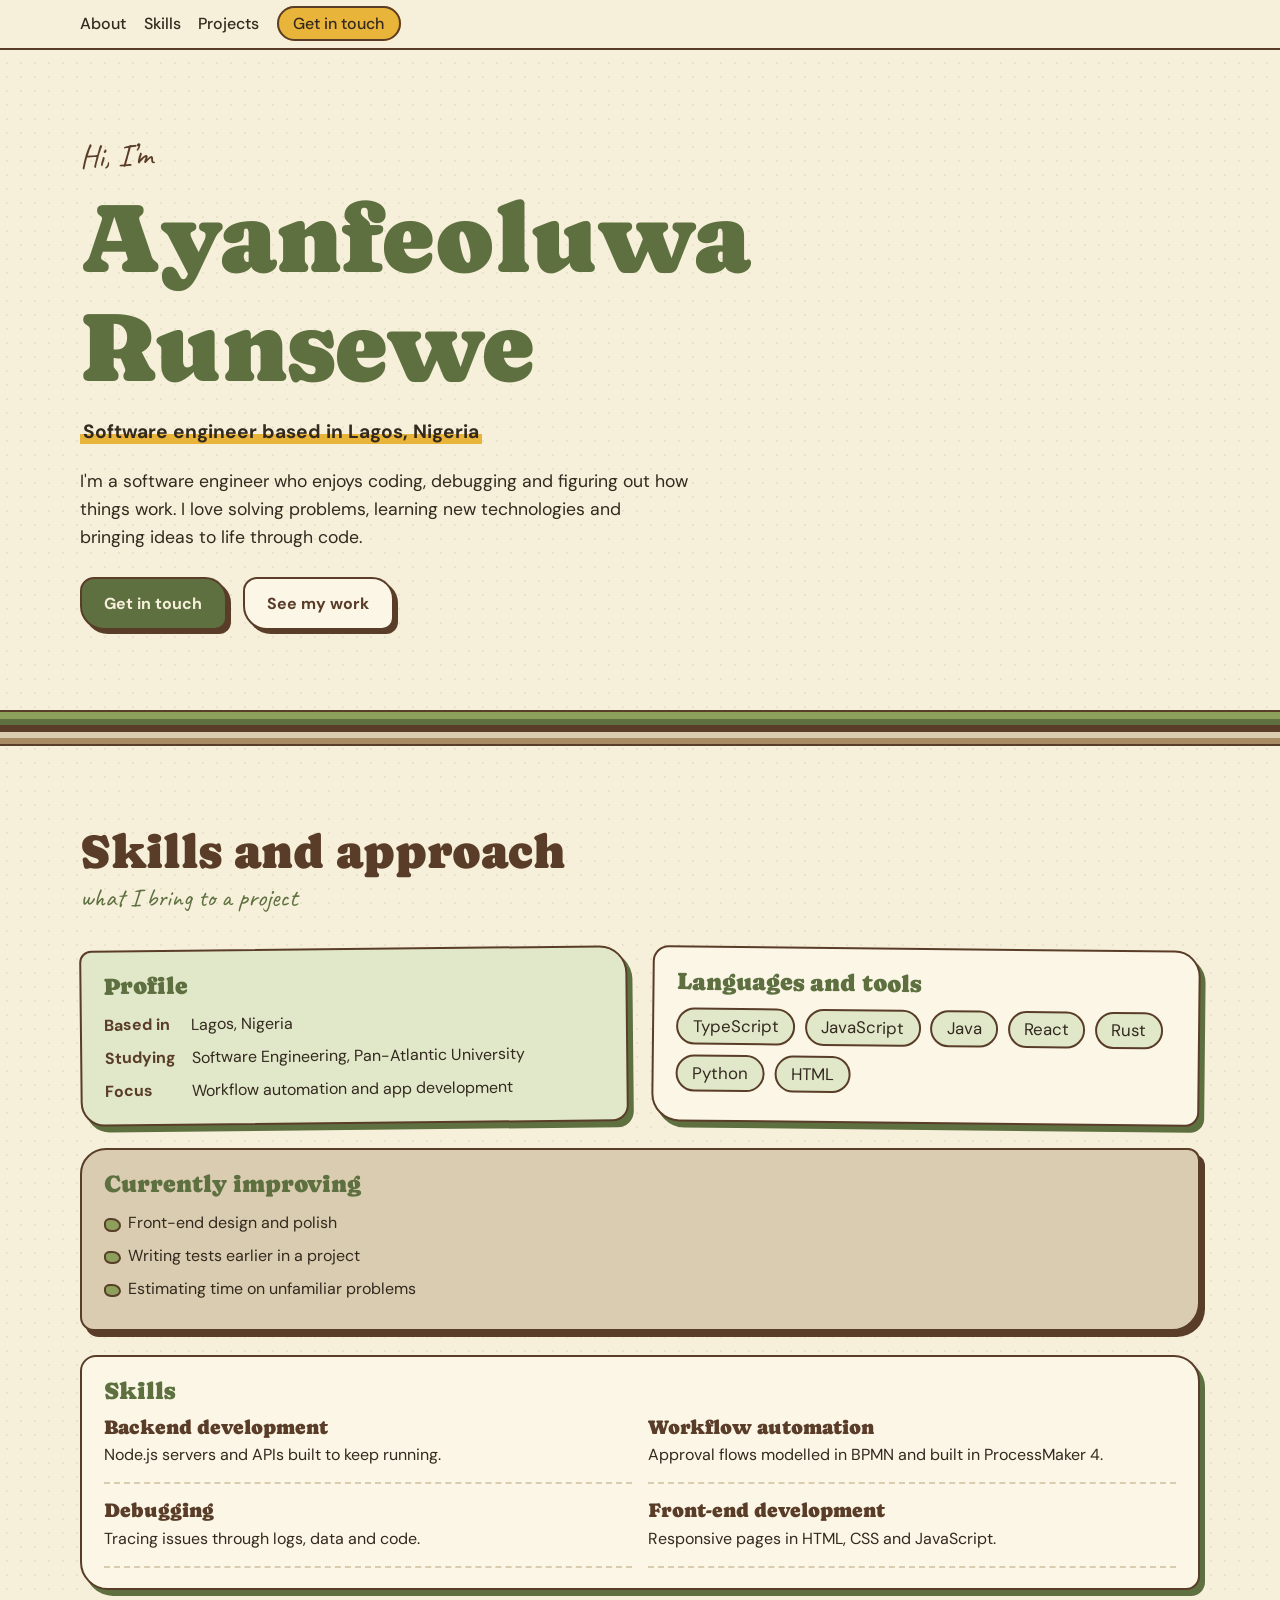
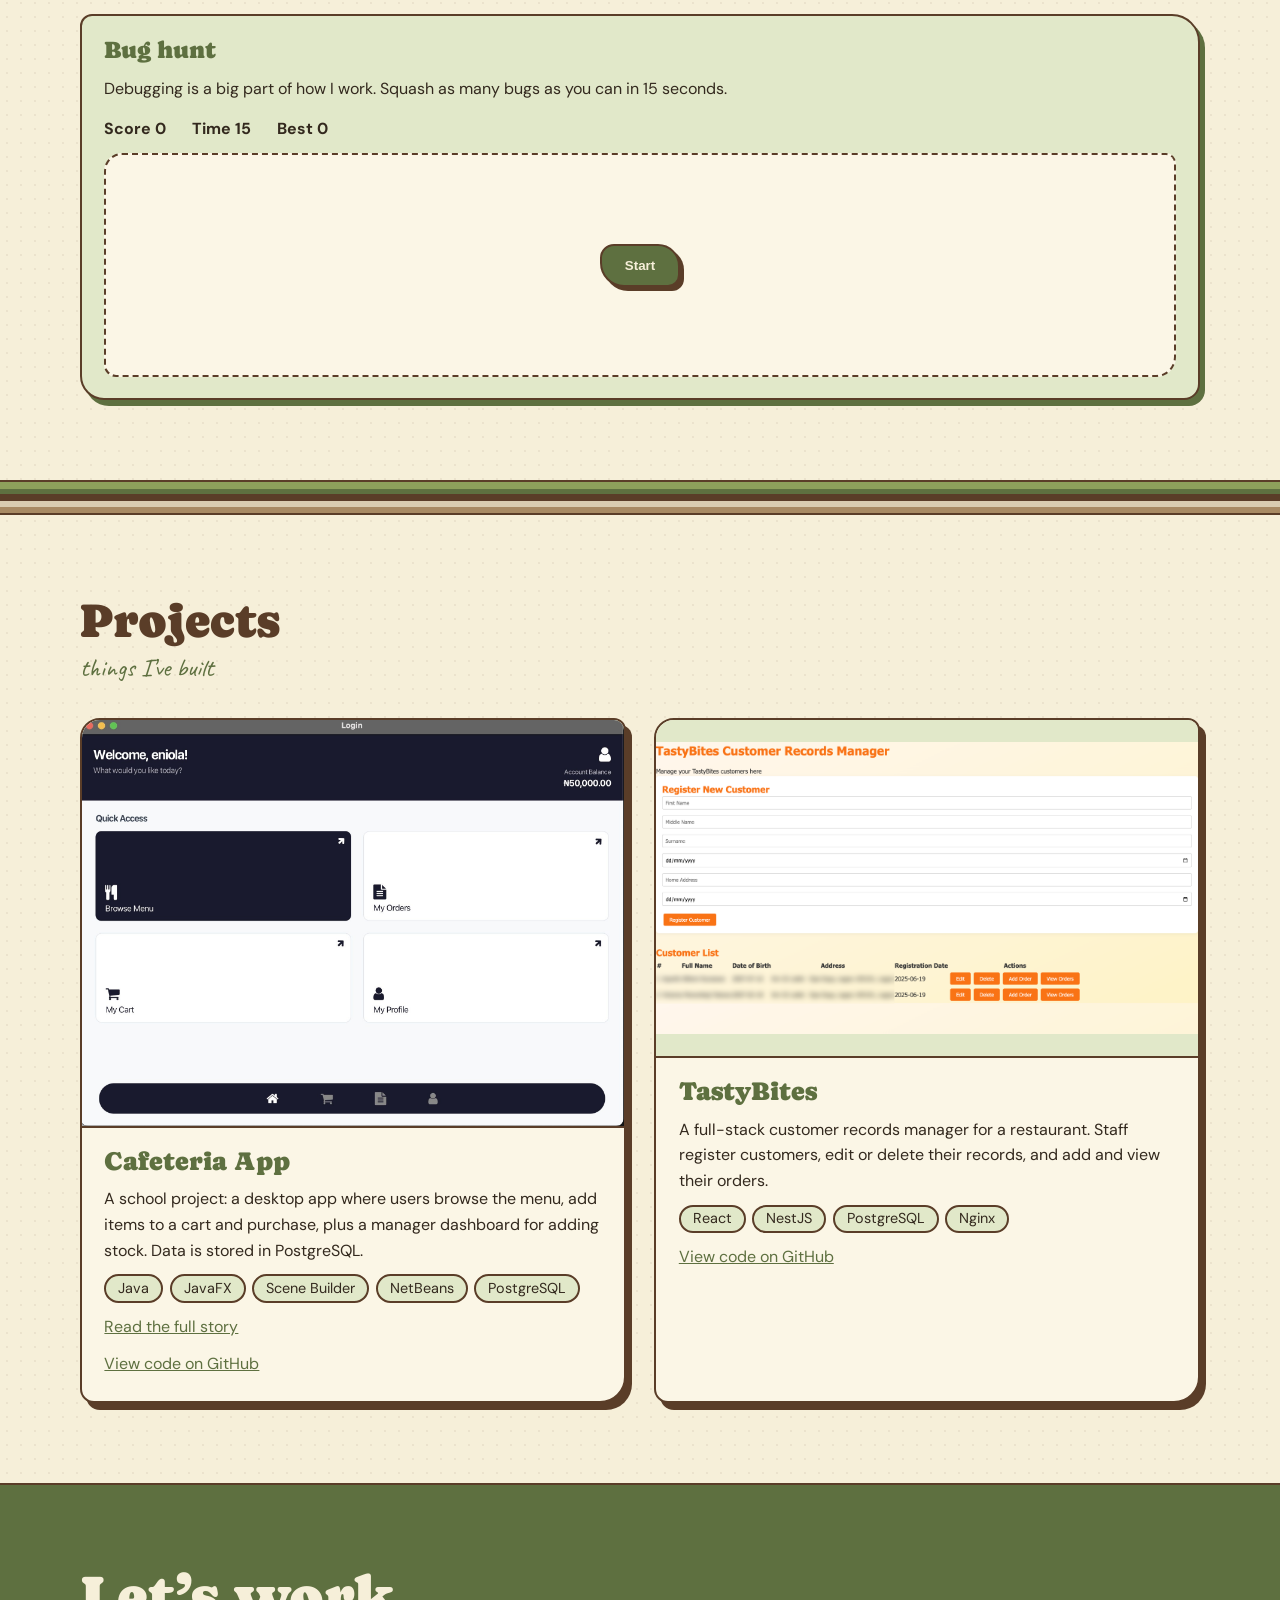
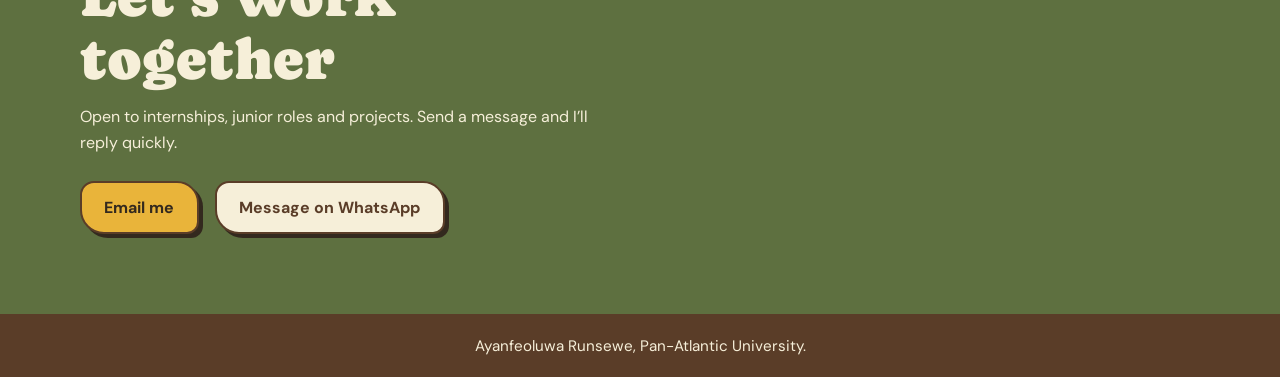
<file: index.html>
<!DOCTYPE html>
<html lang="en">
<head>
  <meta charset="UTF-8">
  <meta name="viewport" content="width=device-width, initial-scale=1.0">
  <title>Ayanfeoluwa Runsewe | Portfolio</title>
  <link rel="preconnect" href="https://fonts.googleapis.com">
  <link rel="preconnect" href="https://fonts.gstatic.com" crossorigin>
  <link href="https://fonts.googleapis.com/css2?family=Caprasimo&family=Caveat:wght@500;700&family=DM+Sans:wght@400;500;700&display=swap" rel="stylesheet">
  <link rel="stylesheet" href="css/style.css">
</head>
<body>
  <header class="site-header">
    <nav class="nav" aria-label="Main">
      <ul>
        <li><a href="#about">About</a></li>
        <li><a href="#skills">Skills</a></li>
        <li><a href="#projects">Projects</a></li>
        <li><a class="nav-cta" href="#contact">Get in touch</a></li>
      </ul>
    </nav>
  </header>

  <main id="top">
    <section id="about" class="hero">
      <p class="note">Hi, I’m</p>
      <h1>Ayanfeoluwa Runsewe</h1>
      <p class="role"><span>Software engineer based in Lagos, Nigeria</span></p>
      <p class="lede">
         I'm a software engineer who enjoys coding, debugging and figuring out how things work. 
         I love solving problems, learning new technologies and bringing ideas to life through code.
      </p>
      <div class="hero-actions">
        <a class="btn" href="#contact">Get in touch</a>
        <a class="btn btn-ghost" href="#projects">See my work</a>
      </div>
    </section>

    <div class="strata" aria-hidden="true"></div>

    <section id="skills">
      <h2 class="section-title">Skills and approach</h2>
      <p class="section-sub">what I bring to a project</p>

      <div class="grid">
        <article class="card moss">
          <h3>Profile</h3>
          <dl class="facts">
            <dt>Based in</dt><dd>Lagos, Nigeria</dd>
            <dt>Studying</dt><dd>Software Engineering, Pan-Atlantic University</dd>
            <dt>Focus</dt><dd>Workflow automation and app development</dd>
          </dl>
        </article>

        <article class="card">
          <h3>Languages and tools</h3>
          <ul class="stack">
            <li>TypeScript</li><li>JavaScript</li><li>Java</li><li>React</li><li>Rust</li><li>Python</li><li>HTML</li>
          </ul>
        </article>

        <article class="card wide stone">
          <h3>Currently improving</h3>
          <ul class="bullets">
            <li>Front-end design and polish</li>
            <li>Writing tests earlier in a project</li>
            <li>Estimating time on unfamiliar problems</li>
          </ul>
        </article>

        <article class="card wide">
          <h3>Skills</h3>
          <ul class="moves">
            <li class="move"><h4>Backend development</h4><p>Node.js servers and APIs built to keep running.</p></li>
            <li class="move"><h4>Workflow automation</h4><p>Approval flows modelled in BPMN and built in ProcessMaker 4.</p></li>
            <li class="move"><h4>Debugging</h4><p>Tracing issues through logs, data and code.</p></li>
            <li class="move"><h4>Front-end development</h4><p>Responsive pages in HTML, CSS and JavaScript.</p></li>
          </ul>
        </article>

        <article class="card wide moss">
          <h3>Bug hunt</h3>
          <p>Debugging is a big part of how I work. Squash as many bugs as you can in 15 seconds.</p>
          <div class="game-bar">
            <span>Score <b id="score">0</b></span>
            <span>Time <b id="time">15</b></span>
            <span>Best <b id="best">0</b></span>
          </div>
          <div class="game-field" id="field">
            <button type="button" class="bug" id="bug" aria-label="Squash the bug" hidden></button>
            <button type="button" class="btn" id="start">Start</button>
          </div>
        </article>
      </div>
    </section>

    <div class="strata" aria-hidden="true"></div>

    <section id="projects">
      <h2 class="section-title">Projects</h2>
      <p class="section-sub">things I’ve built</p>

      <div class="projects-grid">
        <article class="project">
          <div class="shot"><img src="images/cafeteria-app.jpg" alt="Cafeteria app home screen with menu, cart, orders and profile"></div>
          <div class="project-body">
            <h3>Cafeteria App</h3>
            <p>A school project: a desktop app where users browse the menu, add items to a cart and purchase, plus a manager dashboard for adding stock. Data is stored in PostgreSQL.</p>
            <ul class="stack"><li>Java</li><li>JavaFX</li><li>Scene Builder</li><li>NetBeans</li><li>PostgreSQL</li></ul>
            <a href="project.html">Read the full story</a>
            <a href="https://github.com/arunsewe/cafeteriaapp" target="_blank" rel="noopener">View code on GitHub</a>
          </div>
        </article>

        <article class="project">
          <div class="shot"><img src="images/tastybites-1.png" alt="TastyBites Customer Records Manager screen"></div>
          <div class="project-body">
            <h3>TastyBites</h3>
            <p>A full-stack customer records manager for a restaurant. Staff register customers, edit or delete their records, and add and view their orders.</p>
            <ul class="stack"><li>React</li><li>NestJS</li><li>PostgreSQL</li><li>Nginx</li></ul>
            <a href="https://github.com/arunsewe/tastybites" target="_blank" rel="noopener">View code on GitHub</a>
          </div>
        </article>
      </div>
    </section>

    <section id="contact" class="contact">
      <h2>Let’s work together</h2>
      <p>Open to internships, junior roles and projects. Send a message and I’ll reply quickly.</p>
      <div class="hero-actions">
        <a class="btn" href="mailto:ayanferunsewe@gmail.com">Email me</a>
        <a class="btn btn-ghost" href="https://wa.me/2348055273436" target="_blank" rel="noopener">Message on WhatsApp</a>
      </div>
    </section>
  </main>

  <footer>
    <p>Ayanfeoluwa Runsewe, Pan-Atlantic University.</p>
  </footer>

  <script src="js/main.js"></script>
</body>
</html>
</file>
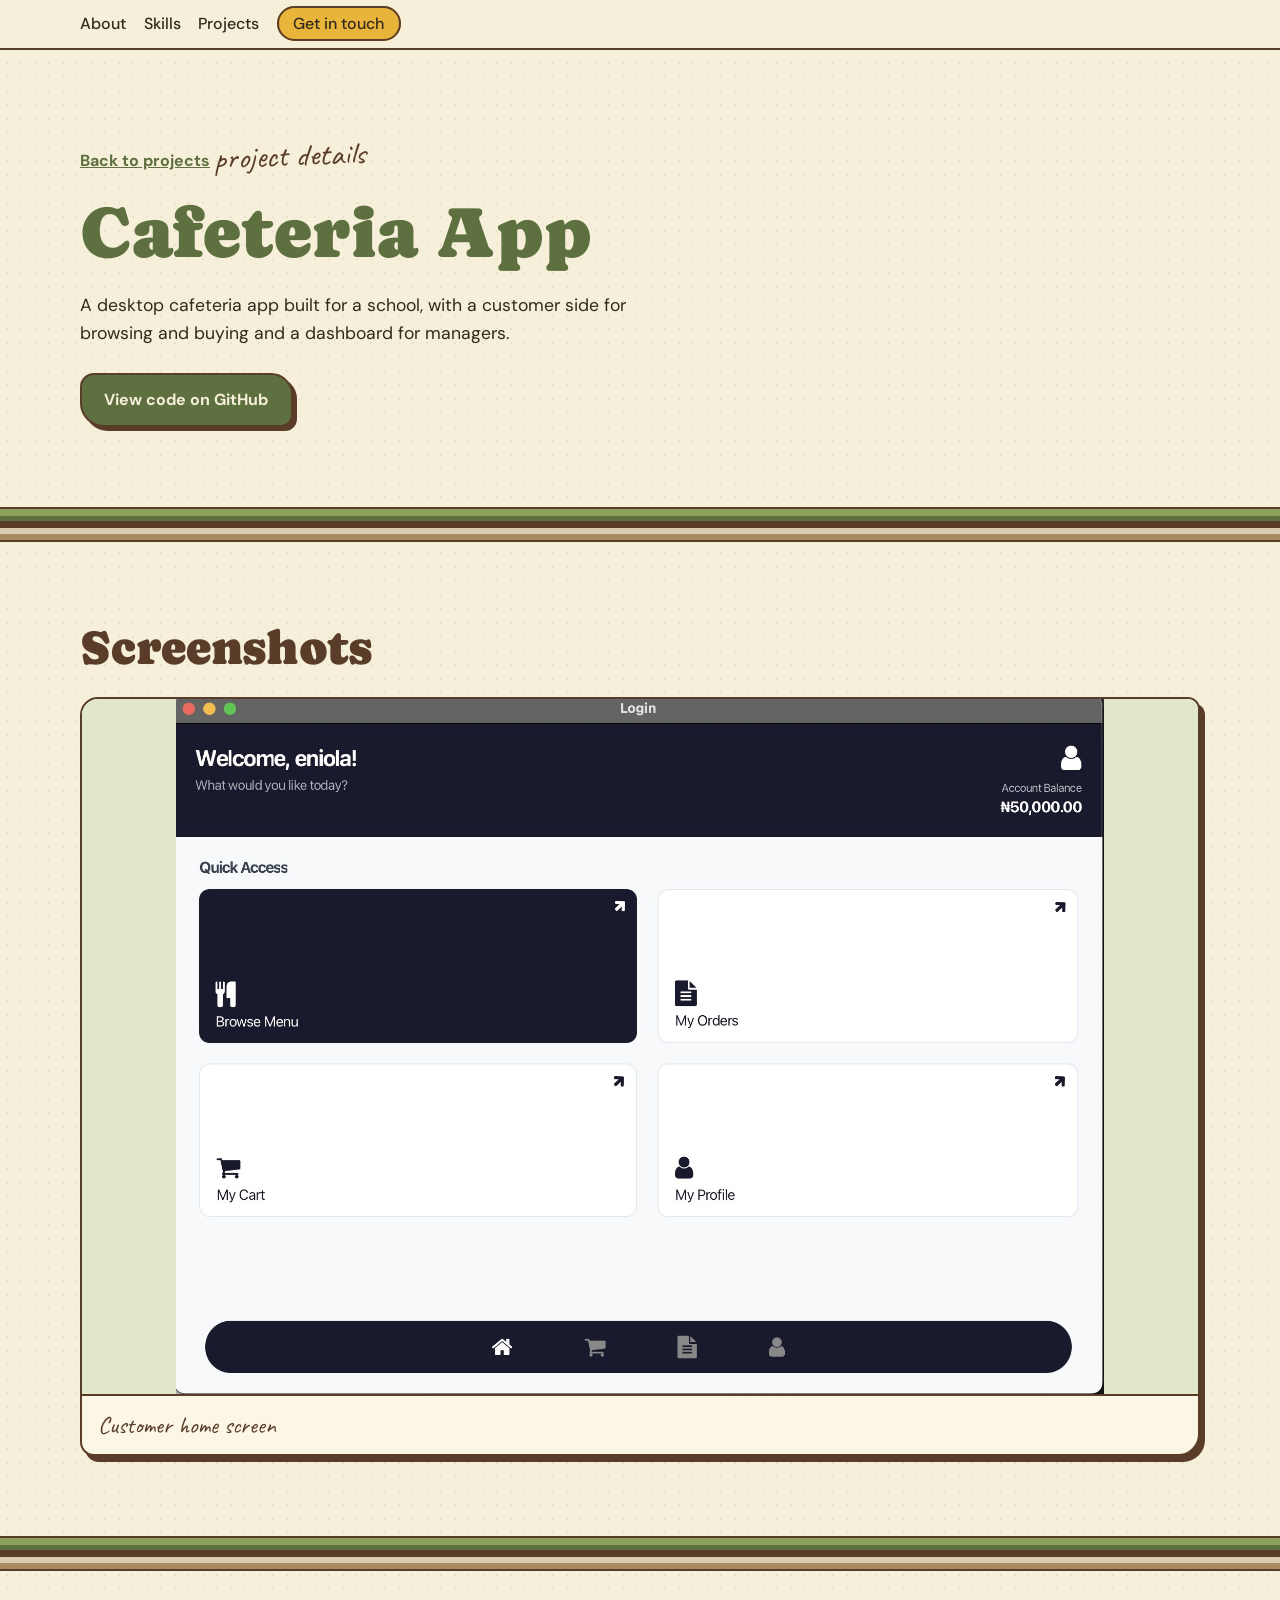
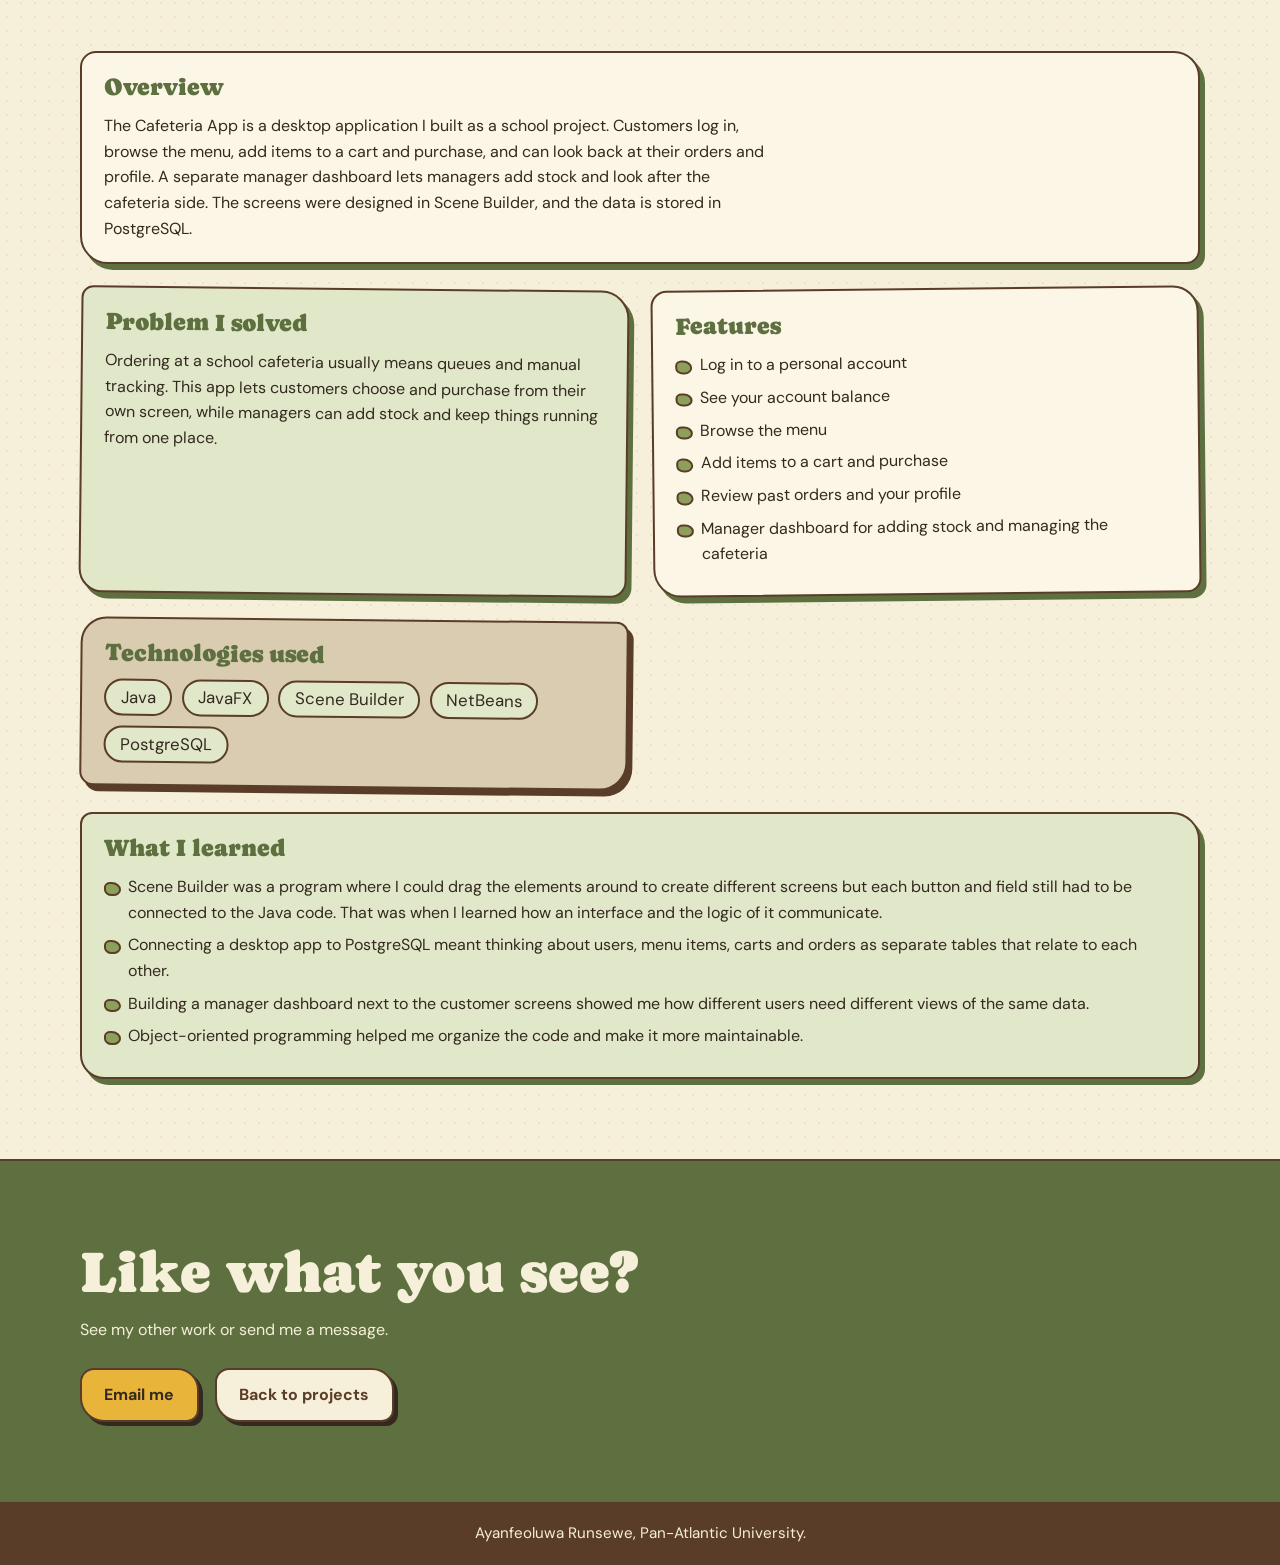
<file: project.html>
<!DOCTYPE html>
<html lang="en">
<head>
  <meta charset="UTF-8">
  <meta name="viewport" content="width=device-width, initial-scale=1.0">
  <title>Cafeteria App | Ayanfeoluwa Runsewe</title>
  <link rel="preconnect" href="https://fonts.googleapis.com">
  <link rel="preconnect" href="https://fonts.gstatic.com" crossorigin>
  <link href="https://fonts.googleapis.com/css2?family=Caprasimo&family=Caveat:wght@500;700&family=DM+Sans:wght@400;500;700&display=swap" rel="stylesheet">
  <link rel="stylesheet" href="css/style.css">
</head>
<body>
  <header class="site-header">
    <nav class="nav" aria-label="Main">
      <ul>
        <li><a href="index.html#about">About</a></li>
        <li><a href="index.html#skills">Skills</a></li>
        <li><a href="index.html#projects">Projects</a></li>
        <li><a class="nav-cta" href="index.html#contact">Get in touch</a></li>
      </ul>
    </nav>
  </header>

  <main id="top">
    <section class="hero detail-hero">
      <a class="back" href="index.html#projects">Back to projects</a>
      <p class="note">project details</p>
      <h1>Cafeteria App</h1>
      <p class="lede">A desktop cafeteria app built for a school, with a customer side for browsing and buying and a dashboard for managers.</p>
      <div class="hero-actions">
        <a class="btn" href="https://github.com/arunsewe/cafeteriaapp" target="_blank" rel="noopener">View code on GitHub</a>
      </div>
    </section>

    <div class="strata" aria-hidden="true"></div>

    <section id="screenshots">
      <h2 class="section-title">Screenshots</h2>
      <div class="shots">
        <figure>
          <div class="shot"><img src="images/cafeteria-app.jpg" alt="Cafeteria app home screen with menu, cart, orders and profile"></div>
          <figcaption>Customer home screen</figcaption>
        </figure>
      </div>
    </section>

    <div class="strata" aria-hidden="true"></div>

    <section id="details">
      <div class="grid">
        <article class="card wide">
          <h3>Overview</h3>
          <p>The Cafeteria App is a desktop application I built as a school project. Customers log in, browse the menu, add items to a cart and purchase, and can look back at their orders and profile. A separate manager dashboard lets managers add stock and look after the cafeteria side. The screens were designed in Scene Builder, and the data is stored in PostgreSQL.</p>
        </article>

        <article class="card moss">
          <h3>Problem I solved</h3>
          <p>Ordering at a school cafeteria usually means queues and manual tracking. This app lets customers choose and purchase from their own screen, while managers can add stock and keep things running from one place.</p>
        </article>

        <article class="card">
          <h3>Features</h3>
          <ul class="bullets">
            <li>Log in to a personal account</li>
            <li>See your account balance</li>
            <li>Browse the menu</li>
            <li>Add items to a cart and purchase</li>
            <li>Review past orders and your profile</li>
            <li>Manager dashboard for adding stock and managing the cafeteria</li>
          </ul>
        </article>

        <article class="card stone">
          <h3>Technologies used</h3>
          <ul class="stack">
            <li>Java</li><li>JavaFX</li><li>Scene Builder</li><li>NetBeans</li><li>PostgreSQL</li>
          </ul>
        </article>

        <article class="card wide moss">
          <h3>What I learned</h3>
          <ul class="bullets">
            <li>Scene Builder was a program where I could drag the elements around to create different screens but each button and field still had to be connected to the Java code. That was when I learned how an interface and the logic of it communicate.</li>
            <li>Connecting a desktop app to PostgreSQL meant thinking about users, menu items, carts and orders as separate tables that relate to each other.</li>
            <li>Building a manager dashboard next to the customer screens showed me how different users need different views of the same data.</li>
            <li>Object-oriented programming helped me organize the code and make it more maintainable.</li>
          </ul>
        </article>
      </div>
    </section>

    <section id="contact" class="contact">
      <h2>Like what you see?</h2>
      <p>See my other work or send me a message.</p>
      <div class="hero-actions">
        <a class="btn" href="mailto:ayanferunsewe@gmail.com">Email me</a>
        <a class="btn btn-ghost" href="index.html#projects">Back to projects</a>
      </div>
    </section>
  </main>

  <footer>
    <p>Ayanfeoluwa Runsewe, Pan-Atlantic University.</p>
  </footer>

  <script src="js/main.js"></script>
</body>
</html>
</file>
<file: css/style.css>
:root {
  --cream: #f6efd9;
  --paper: #fbf6e6;
  --matcha: #8da05b;
  --moss: #5e7040;
  --moss-pale: #e1e8c9;
  --soil: #5a3d28;
  --stone: #d9ccb0;
  --marigold: #e9b43a;
  --ink: #33291e;

  --font-display: "Caprasimo", serif;
  --font-body: "DM Sans", sans-serif;
  --font-note: "Caveat", cursive;
  --gutter: clamp(1rem, 5vw, 3rem);
}

* { box-sizing: border-box; margin: 0; padding: 0; }
html { scroll-behavior: smooth; scroll-padding-top: 4.5rem; }
body {
  background-color: var(--cream);
  background-image: radial-gradient(rgba(90, 61, 40, 0.07) 1px, transparent 1.4px);
  background-size: 14px 14px;
  color: var(--ink);
  font-family: var(--font-body);
  line-height: 1.6;
}
img { max-width: 100%; display: block; }
ul, ol { list-style: none; }
[hidden] { display: none !important; }
a { color: var(--moss); }
:focus-visible { outline: 3px solid var(--marigold); outline-offset: 3px; }
h1, h2, h3, h4 { font-family: var(--font-display); font-weight: 400; line-height: 1.1; overflow-wrap: anywhere; }

section { padding: clamp(2.5rem, 7vw, 5rem) max(var(--gutter), calc((100% - 70rem) / 2)); }

/* navigation */
.site-header { position: sticky; top: 0; z-index: 10; background: var(--cream); border-bottom: 2.5px solid var(--soil); }
.nav { display: flex; flex-wrap: wrap; align-items: center; justify-content: flex-start; gap: 0.5rem 1rem; padding: 0.7rem max(var(--gutter), calc((100% - 70rem) / 2)); }
.nav ul { display: flex; flex-wrap: wrap; align-items: center; gap: 0.3rem 1.1rem; }
.nav a { color: var(--ink); text-decoration: none; font-weight: 500; }
.nav a:hover { color: var(--moss); }
.nav .nav-cta { background: var(--marigold); border: 2px solid var(--soil); border-radius: 999px; padding: 0.3rem 0.9rem; }
.nav .nav-cta:hover { background: var(--matcha); color: var(--ink); }

/* buttons */
.btn {
  display: inline-block; padding: 0.75rem 1.4rem; background: var(--moss); color: var(--cream);
  border: 2.5px solid var(--soil); border-radius: 14px 22px 12px 24px; box-shadow: 4px 4px 0 var(--soil);
  font-weight: 700; text-decoration: none; transition: transform 0.15s, box-shadow 0.15s;
}
.btn:hover { transform: translate(2px, 2px); box-shadow: 2px 2px 0 var(--soil); }
.btn-ghost { background: var(--paper); color: var(--soil); }
.hero-actions { display: flex; flex-wrap: wrap; gap: 1rem; margin-top: 1.6rem; }

/* hero */
.hero .note { display: inline-block; font-family: var(--font-note); font-size: 2rem; color: var(--soil); transform: rotate(-2deg); }
.hero h1 { font-size: clamp(2.4rem, 10vw, 6.2rem); color: var(--moss); margin: 0.2rem 0 0.9rem; text-wrap: balance; }
.role { font-size: 1.2rem; font-weight: 700; }
.role span { background: linear-gradient(transparent 58%, var(--marigold) 58%); padding: 0 0.2rem; }
.lede { max-width: 38rem; margin-top: 1.2rem; font-size: 1.1rem; }

/* soil layers divider */
.strata {
  height: 2.2rem; border-block: 2.5px solid var(--soil);
  background: linear-gradient(var(--matcha) 0 22%, var(--moss) 22% 40%, var(--soil) 40% 62%, var(--stone) 62% 80%, #a88a63 80% 100%);
}

/* section headings */
.section-title { font-size: clamp(1.9rem, 6vw, 3rem); color: var(--soil); }
.section-sub { font-family: var(--font-note); font-size: 1.6rem; color: var(--moss); margin-bottom: 1.8rem; }

/* field guide cards */
.grid { display: grid; grid-template-columns: 1fr; gap: 1.5rem; }
.card {
  background: var(--paper); border: 2.5px solid var(--soil); border-radius: 16px 26px 14px 28px;
  box-shadow: 5px 6px 0 var(--moss); padding: 1.3rem 1.4rem;
}
.card.moss { background: var(--moss-pale); border-radius: 12px 28px 16px 24px; }
.card.stone { background: var(--stone); border-radius: 26px 12px 28px 14px; box-shadow: 5px 6px 0 var(--soil); }
.card h3 { font-size: 1.5rem; color: var(--moss); margin-bottom: 0.8rem; }

.facts { display: grid; grid-template-columns: auto 1fr; gap: 0.45rem 1rem; }
.facts dt { font-weight: 700; color: var(--soil); }
.facts dd { overflow-wrap: anywhere; }

.bullets li { position: relative; padding-left: 1.5rem; margin-bottom: 0.45rem; }
.bullets li::before {
  content: ""; position: absolute; left: 0; top: 0.5em; width: 0.8rem; height: 0.6rem;
  background: var(--matcha); border: 2px solid var(--soil); border-radius: 40% 60% 50% 50%;
}


.moves { display: grid; gap: 1rem; }
.move { border-bottom: 2px dashed var(--stone); padding-bottom: 0.9rem; }
.move h4 { font-size: 1.25rem; color: var(--soil); margin-bottom: 0.2rem; }

.steps { display: grid; grid-template-columns: repeat(auto-fit, minmax(9.5rem, 1fr)); gap: 1rem; }
.steps b { display: block; font-family: var(--font-note); font-size: 1.8rem; color: var(--moss); line-height: 1.1; }

/* projects */
.projects-grid { display: grid; grid-template-columns: 1fr; gap: 1.8rem; }
.project {
  display: flex; flex-direction: column; overflow: hidden; background: var(--paper);
  border: 2.5px solid var(--soil); border-radius: 20px 12px 26px 14px; box-shadow: 6px 7px 0 var(--soil);
}
.shot { aspect-ratio: 16 / 10; background: var(--moss-pale); border-bottom: 2.5px solid var(--soil); }
.shot img { width: 100%; height: 100%; object-fit: contain; }
.project-body { display: grid; align-content: start; gap: 0.7rem; padding: 1.2rem 1.4rem 1.5rem; }
.project-body h3 { font-size: 1.6rem; color: var(--moss); }
.stack { display: flex; flex-wrap: wrap; gap: 0.4rem; }
.stack li { background: var(--moss-pale); border: 2px solid var(--soil); border-radius: 999px; padding: 0.05rem 0.75rem; font-size: 0.9rem; }

/* contact and footer */
.contact { background: var(--moss); color: var(--cream); border-top: 2.5px solid var(--soil); }
.contact h2 { font-size: clamp(2rem, 7vw, 3.6rem); max-width: 16ch; }
.contact p { max-width: 34rem; margin-top: 0.8rem; }
.contact .btn { background: var(--marigold); color: var(--ink); box-shadow: 4px 4px 0 var(--ink); }
.contact .btn:hover { box-shadow: 2px 2px 0 var(--ink); }
.contact .btn-ghost { background: var(--cream); color: var(--soil); }
footer { background: var(--soil); color: var(--cream); padding: 1.2rem var(--gutter); text-align: center; font-size: 0.95rem; }

/* tablet and desktop */
@media (min-width: 760px) {
  .grid, .moves, .projects-grid { grid-template-columns: repeat(2, 1fr); }
  .card.wide { grid-column: 1 / -1; }
  .grid .card:nth-child(odd) { transform: rotate(-0.6deg); }
  .grid .card:nth-child(even) { transform: rotate(0.6deg); }
  .grid .card.wide { transform: none; }
}

@media (prefers-reduced-motion: reduce) {
  html { scroll-behavior: auto; }
  .btn { transition: none; }
}

/* project details page */
.back { display: inline-block; margin-bottom: 1rem; font-weight: 700; }
.detail-hero h1 { font-size: clamp(2.2rem, 8vw, 4.5rem); }
.shots { display: grid; grid-template-columns: repeat(auto-fit, minmax(16rem, 1fr)); gap: 1.6rem; margin-top: 1.4rem; }
.shots figure { overflow: hidden; background: var(--paper); border: 2.5px solid var(--soil); border-radius: 18px 12px 22px 14px; box-shadow: 5px 6px 0 var(--soil); }
.shots figcaption { padding: 0.6rem 1rem; font-family: var(--font-note); font-size: 1.5rem; color: var(--soil); }
.card p { max-width: 60ch; }

/* bigger chips inside cards */
.card .stack { gap: 0.6rem; }
.card .stack li { font-size: 1.05rem; padding: 0.2rem 0.9rem; }

/* bug hunt game */
.game-bar { display: flex; flex-wrap: wrap; gap: 0.4rem 1.6rem; margin: 0.9rem 0 0.7rem; font-weight: 700; }
.game-field {
  position: relative; display: flex; align-items: center; justify-content: center; height: 14rem; overflow: hidden;
  user-select: none; touch-action: manipulation;
  background: var(--paper); border: 2.5px dashed var(--soil); border-radius: 18px 10px 20px 12px;
}
.bug {
  position: absolute; z-index: 1; width: 2.9rem; height: 2.9rem; padding: 0; cursor: pointer; touch-action: manipulation;
  background: var(--matcha); border: 2.5px solid var(--soil); border-radius: 50% 50% 45% 45%;
  transform: translate(-50%, -50%); transition: left 0.3s, top 0.3s; animation: wiggle 0.4s infinite alternate;
}
.bug::before, .bug::after { content: ""; position: absolute; top: 30%; width: 0.5rem; height: 0.5rem; border-radius: 50%; background: var(--ink); }
.bug::before { left: 22%; }
.bug::after { right: 22%; }
@keyframes wiggle { from { rotate: -8deg; } to { rotate: 8deg; } }
@media (prefers-reduced-motion: reduce) { .bug { animation: none; transition: none; } }
</file>
